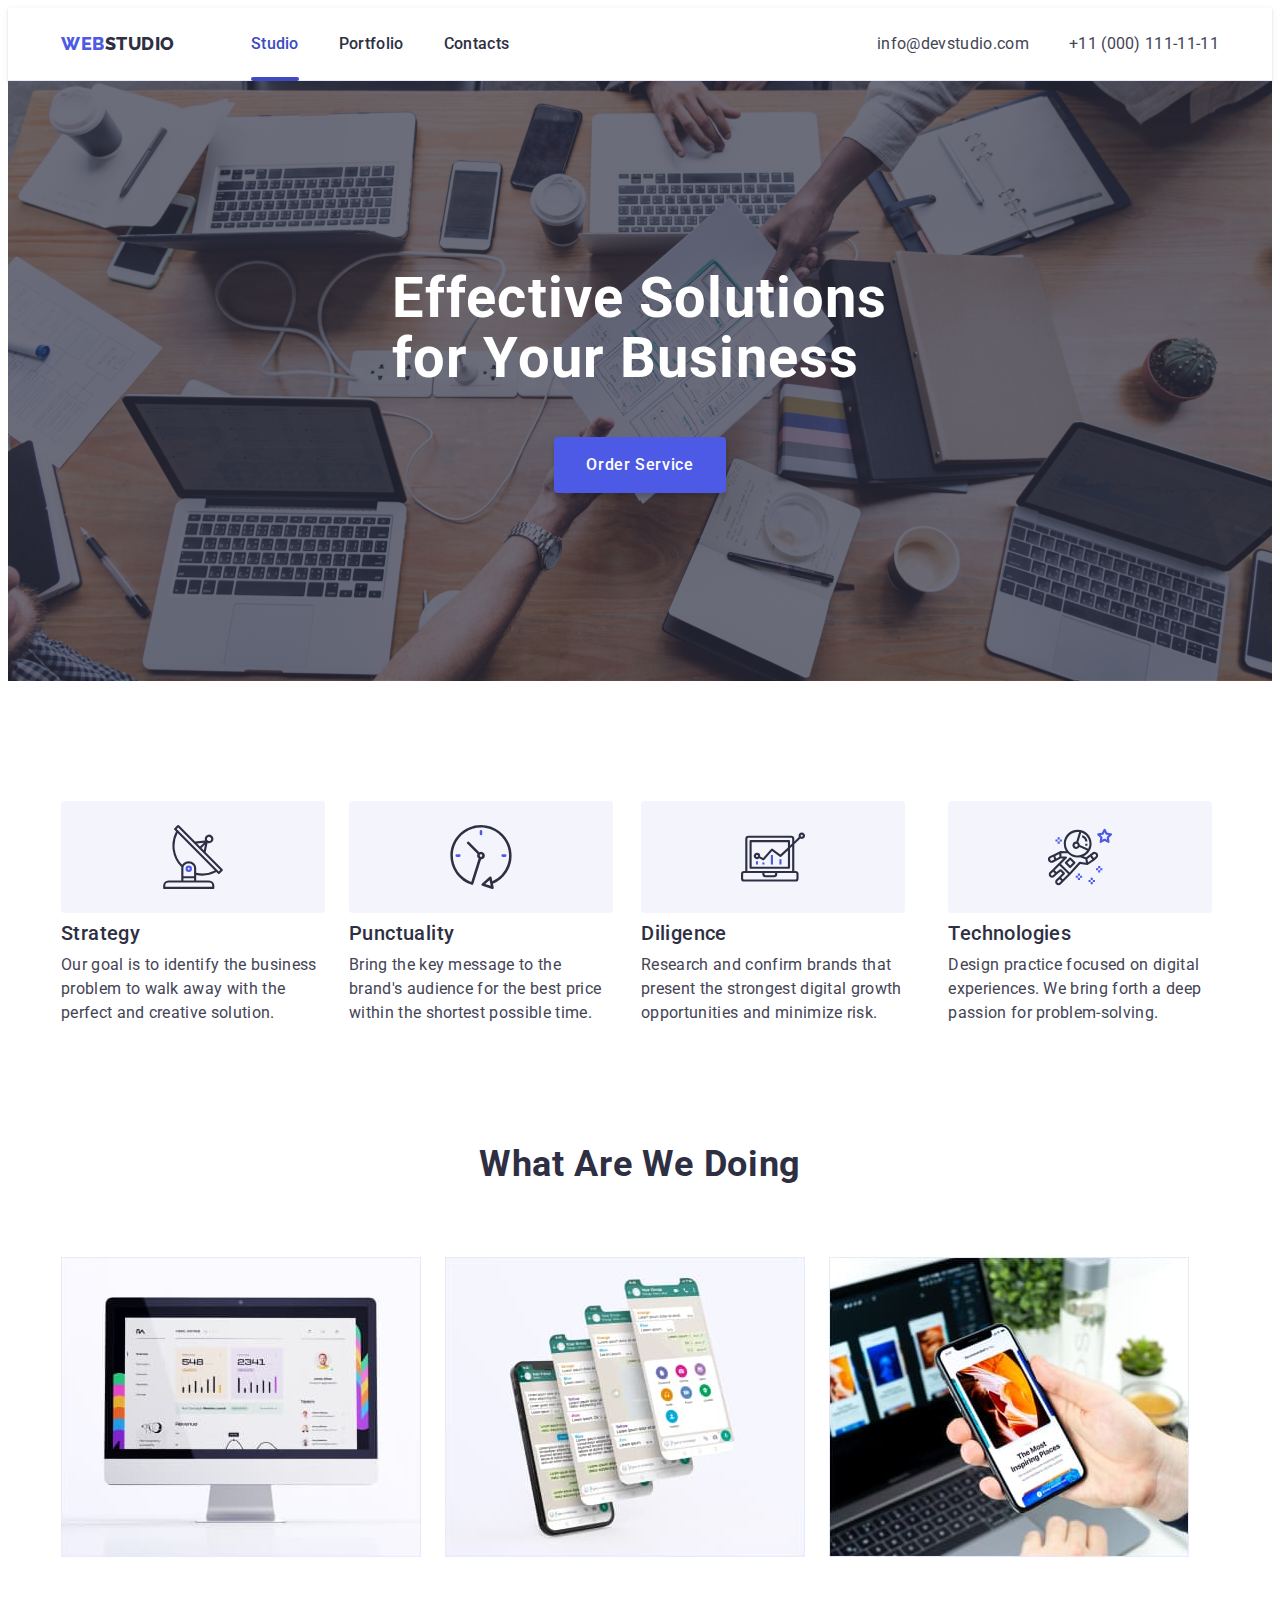
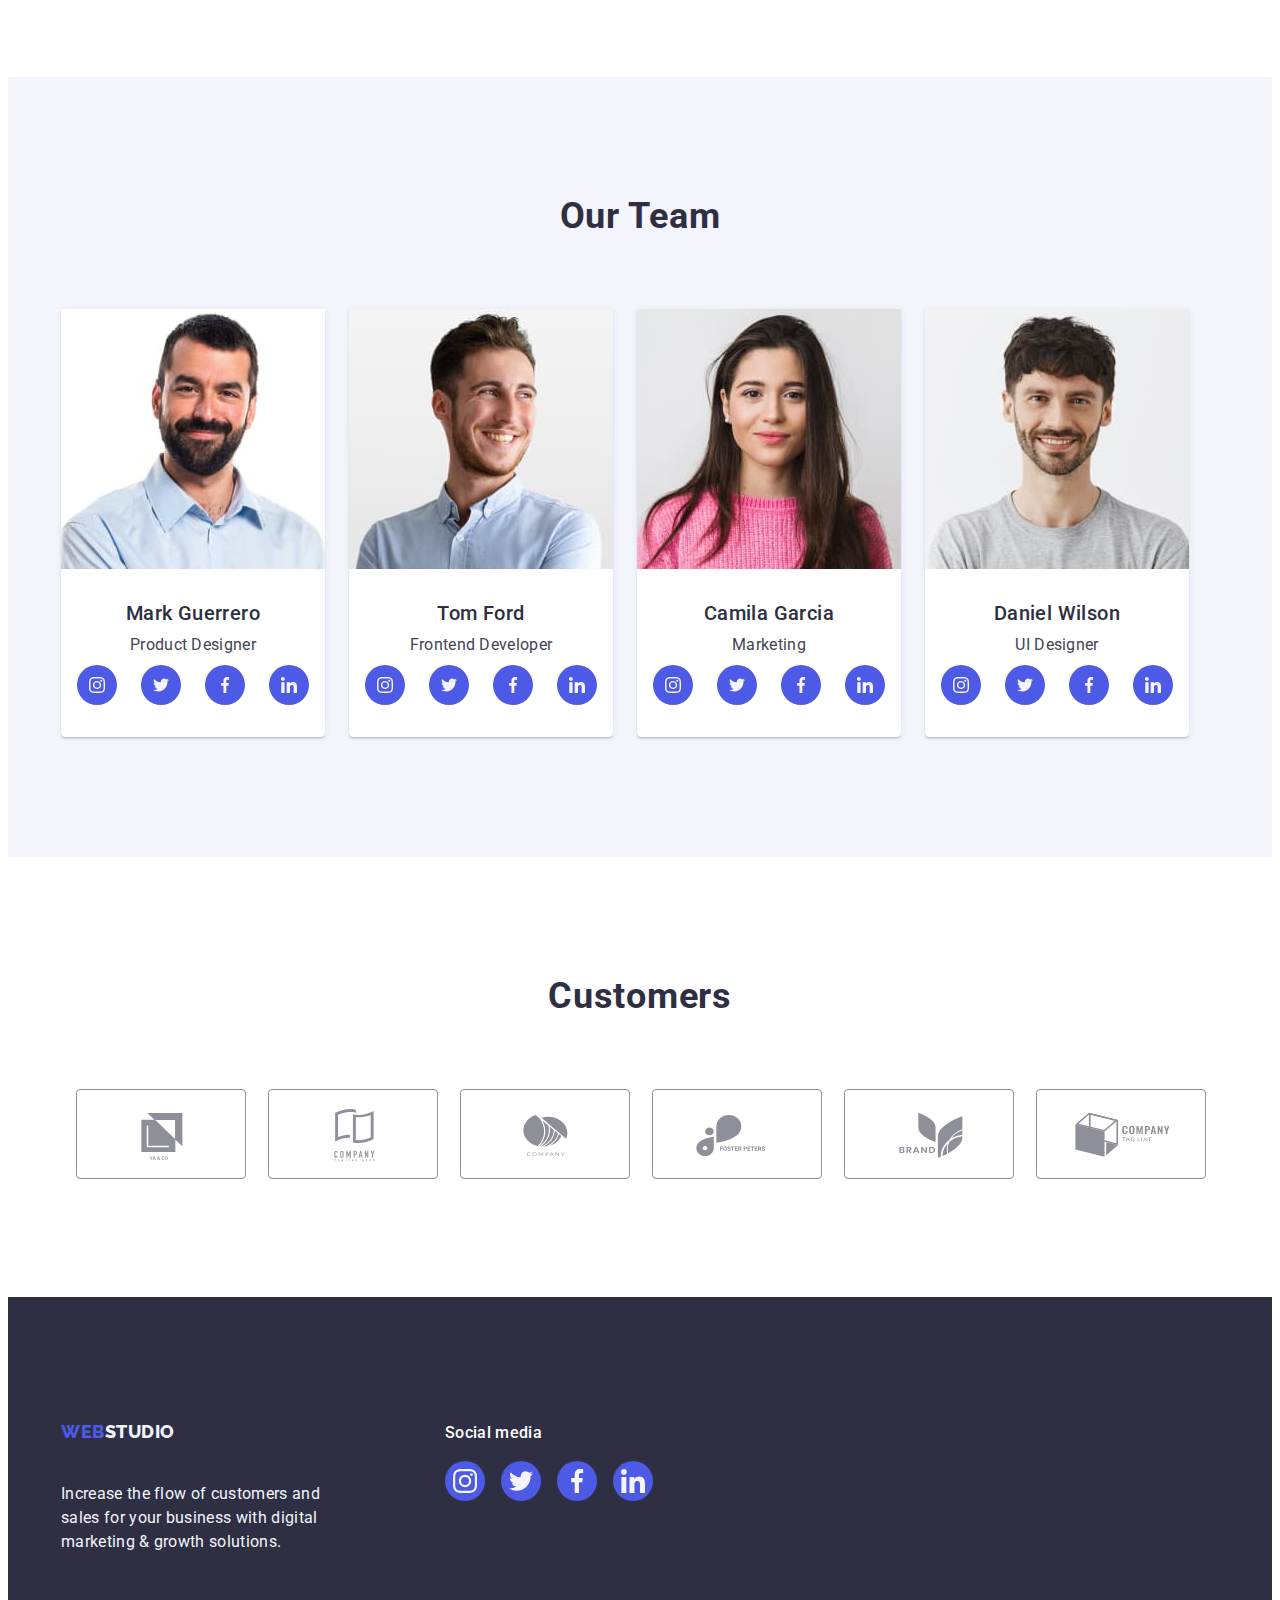
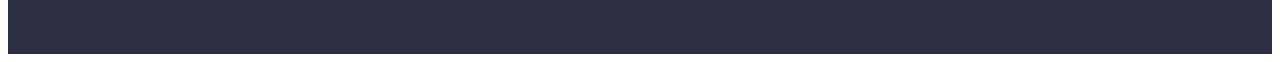
<file: index.html>
<!DOCTYPE html>
<html lang="en">
  <head>
    <meta charset="UTF-8" />
    <meta http-equiv="X-UA-Compatible" content="IE=edge" />
    <meta name="viewport" content="width=device-width, initial-scale=1.0" />
    <title>WebStudio</title>
    <link rel="preconnect" href="https://fonts.googleapis.com" />
    <link rel="preconnect" href="https://fonts.gstatic.com" crossorigin />
    <link
      href="https://fonts.googleapis.com/css2?family=Raleway:wght@800&family=Roboto:wght@400;500;700;900&display=swap"
      rel="stylesheet"
    />
    <link
      rel="stylesheet"
      href="https://cdnjs.cloudflare.com/ajax/libs/modern-normalize/2.0.0/modern-normalize.min.css"
      integrity="sha512-4xo8blKMVCiXpTaLzQSLSw3KFOVPWhm/TRtuPVc4WG6kUgjH6J03IBuG7JZPkcWMxJ5huwaBpOpnwYElP/m6wg=="
      crossorigin="anonymous"
      referrerpolicy="no-referrer"
    />
    <link rel="stylesheet" href="./css/styles.css" />
  </head>
  <body>
    <!-- HEADER -->
    <header class="header-page">
      <div class="header-container container">
        <nav class="header-nav">
          <a href="./index.html" class="logotype link"
            >Web<span class="logo-header">Studio</span></a
          >
          <ul class="header-nav-list list">
            <li class="header-nav-item">
              <a href="./index.html" class="header-nav-link current link"
                >Studio</a
              >
            </li>
            <li class="header-nav-item">
              <a href="./portfolio.html" class="header-nav-link link"
                >Portfolio</a
              >
            </li>
            <li class="header-nav-item">
              <a href="" class="header-nav-link link">Contacts</a>
            </li>
          </ul>
        </nav>
        <address class="header-contacts">
          <ul class="header-contacts-list list">
            <li class="header-contacts-item">
              <a
                href="mailto:info@devstudio.com"
                class="header-contacts-link link"
                >info@devstudio.com</a
              >
            </li>
            <li>
              <a href="tel:+110001111111" class="header-contacts-link link"
                >+11 (000) 111-11-11</a
              >
            </li>
          </ul>
        </address>
      </div>
    </header>
    <main>
      <!-- SECTION HERO -->
      <section class="hero">
        <div class="container">
          <h1 class="hero-title">Effective Solutions for Your Business</h1>
          <button type="button" class="hero-btn" data-modal-open>
            Order Service
          </button>
        </div>
      </section>
      <!-- SECTION OUR ADVANTAGES -->
      <section class="advantages section">
        <div class="container">
          <h2 class="visually-hidden">Our advantages</h2>
          <ul class="advantages-list list">
            <li class="advantages-item">
              <div class="advantages-wrapper">
                <svg class="advantages-icon" width="64" height="64">
                  <use href="./images/icons.svg#icon-antenna"></use>
                </svg>
              </div>
              <h3 class="section-subtitle">Strategy</h3>
              <p class="section-text">
                Our goal is to identify the business problem to walk away with
                the perfect and creative solution.
              </p>
            </li>
            <li class="advantages-item">
              <div class="advantages-wrapper">
                <svg class="advantages-icon" width="64" height="64">
                  <use href="./images/icons.svg#icon-clock"></use>
                </svg>
              </div>
              <h3 class="section-subtitle">Punctuality</h3>
              <p class="section-text">
                Bring the key message to the brand's audience for the best price
                within the shortest possible time.
              </p>
            </li>
            <li class="advantages-item">
              <div class="advantages-wrapper">
                <svg class="advantages-icon" width="64" height="64">
                  <use href="./images/icons.svg#icon-diagram"></use>
                </svg>
              </div>
              <h3 class="section-subtitle">Diligence</h3>
              <p class="section-text">
                Research and confirm brands that present the strongest digital
                growth opportunities and minimize risk.
              </p>
            </li>
            <li class="advantages-item">
              <div class="advantages-wrapper">
                <svg class="advantages-icon" width="64" height="64">
                  <use href="./images/icons.svg#icon-astronaut"></use>
                </svg>
              </div>
              <h3 class="section-subtitle">Technologies</h3>
              <p class="section-text">
                Design practice focused on digital experiences. We bring forth a
                deep passion for problem-solving.
              </p>
            </li>
          </ul>
        </div>
      </section>
      <!-- SECTION OUR WORK -->
      <section class="work section">
        <div class="container">
          <h2 class="section-title">What are we doing</h2>
          <ul class="work-list list">
            <li class="work-item">
              <img
                src="./images/img1.jpg"
                alt="monitor"
                width="360"
                height="300"
              />
            </li>
            <li class="work-item">
              <img
                src="./images/img2.jpg"
                alt="smartphone"
                width="360"
                height="300"
              />
            </li>
            <li class="work-item">
              <img
                src="./images/img3.jpg"
                alt="laptop with smartphone"
                width="360"
                height="300"
              />
            </li>
          </ul>
        </div>
      </section>
      <!-- SECTION OUR TEAM -->
      <section class="team section">
        <div class="container">
          <h2 class="section-title">Our Team</h2>
          <ul class="team-list list">
            <li class="team-item">
              <img
                src="./images/mark.jpg"
                alt="Mark Guerrero"
                width="264"
                height="260"
              />
              <div class="team-wrapping">
                <h3 class="section-subtitle">Mark Guerrero</h3>
                <p class="section-text">Product Designer</p>
                <ul class="team-soc-list list">
                  <li class="team-soc-item">
                    <a
                      href=""
                      class="team-soc-link link"
                      target="_blank"
                      rel="noopener noreferrer"
                    >
                      <svg class="team-soc-icon" width="16" height="16">
                        <use href="./images/icons.svg#icon-instagram"></use>
                      </svg>
                    </a>
                  </li>
                  <li class="team-soc-item">
                    <a
                      href=""
                      class="team-soc-link link"
                      target="_blank"
                      rel="noopener noreferrer"
                    >
                      <svg class="team-soc-icon" width="16" height="16">
                        <use href="./images/icons.svg#icon-twitter"></use>
                      </svg>
                    </a>
                  </li>
                  <li class="team-soc-item">
                    <a
                      href=""
                      class="team-soc-link link"
                      target="_blank"
                      rel="noopener noreferrer"
                    >
                      <svg class="team-soc-icon" width="16" height="16">
                        <use href="./images/icons.svg#icon-facebook"></use>
                      </svg>
                    </a>
                  </li>
                  <li class="team-soc-item">
                    <a
                      href=""
                      class="team-soc-link link"
                      target="_blank"
                      rel="noopener noreferrer"
                    >
                      <svg class="team-soc-icon" width="16" height="16">
                        <use href="./images/icons.svg#icon-linkedin"></use>
                      </svg>
                    </a>
                  </li>
                </ul>
              </div>
            </li>
            <li class="team-item">
              <img
                src="./images/tom.jpg"
                alt="Tom Ford"
                width="264"
                height="260"
              />
              <div class="team-wrapping">
                <h3 class="section-subtitle">Tom Ford</h3>
                <p class="section-text">Frontend Developer</p>
                <ul class="team-soc-list list">
                  <li class="team-soc-item">
                    <a
                      href=""
                      class="team-soc-link link"
                      target="_blank"
                      rel="noopener noreferrer"
                    >
                      <svg class="team-soc-icon" width="16" height="16">
                        <use href="./images/icons.svg#icon-instagram"></use>
                      </svg>
                    </a>
                  </li>
                  <li class="team-soc-item">
                    <a
                      href=""
                      class="team-soc-link link"
                      target="_blank"
                      rel="noopener noreferrer"
                    >
                      <svg class="team-soc-icon" width="16" height="16">
                        <use href="./images/icons.svg#icon-twitter"></use>
                      </svg>
                    </a>
                  </li>
                  <li class="team-soc-item">
                    <a
                      href=""
                      class="team-soc-link link"
                      target="_blank"
                      rel="noopener noreferrer"
                    >
                      <svg class="team-soc-icon" width="16" height="16">
                        <use href="./images/icons.svg#icon-facebook"></use>
                      </svg>
                    </a>
                  </li>
                  <li class="team-soc-item">
                    <a
                      href=""
                      class="team-soc-link link"
                      target="_blank"
                      rel="noopener noreferrer"
                    >
                      <svg class="team-soc-icon" width="16" height="16">
                        <use href="./images/icons.svg#icon-linkedin"></use>
                      </svg>
                    </a>
                  </li>
                </ul>
              </div>
            </li>
            <li class="team-item">
              <img
                src="./images/camilia.jpg"
                alt="Camila Garcia"
                width="264"
                height="260"
              />
              <div class="team-wrapping">
                <h3 class="section-subtitle">Camila Garcia</h3>
                <p class="section-text">Marketing</p>
                <ul class="team-soc-list list">
                  <li class="team-soc-item">
                    <a
                      href=""
                      class="team-soc-link link"
                      target="_blank"
                      rel="noopener noreferrer"
                    >
                      <svg class="team-soc-icon" width="16" height="16">
                        <use href="./images/icons.svg#icon-instagram"></use>
                      </svg>
                    </a>
                  </li>
                  <li class="team-soc-item">
                    <a
                      href=""
                      class="team-soc-link link"
                      target="_blank"
                      rel="noopener noreferrer"
                    >
                      <svg class="team-soc-icon" width="16" height="16">
                        <use href="./images/icons.svg#icon-twitter"></use>
                      </svg>
                    </a>
                  </li>
                  <li class="team-soc-item">
                    <a
                      href=""
                      class="team-soc-link link"
                      target="_blank"
                      rel="noopener noreferrer"
                    >
                      <svg class="team-soc-icon" width="16" height="16">
                        <use href="./images/icons.svg#icon-facebook"></use>
                      </svg>
                    </a>
                  </li>
                  <li class="team-soc-item">
                    <a
                      href=""
                      class="team-soc-link link"
                      target="_blank"
                      rel="noopener noreferrer"
                    >
                      <svg class="team-soc-icon" width="16" height="16">
                        <use href="./images/icons.svg#icon-linkedin"></use>
                      </svg>
                    </a>
                  </li>
                </ul>
              </div>
            </li>
            <li class="team-item">
              <img
                src="./images/danial.jpg"
                alt="Daniel Wilson"
                width="264"
                height="260"
              />
              <div class="team-wrapping">
                <h3 class="section-subtitle">Daniel Wilson</h3>
                <p class="section-text">UI Designer</p>
                <ul class="team-soc-list list">
                  <li class="team-soc-item">
                    <a
                      href=""
                      class="team-soc-link link"
                      target="_blank"
                      rel="noopener noreferrer"
                    >
                      <svg class="team-soc-icon" width="16" height="16">
                        <use href="./images/icons.svg#icon-instagram"></use>
                      </svg>
                    </a>
                  </li>
                  <li class="team-soc-item">
                    <a
                      href=""
                      class="team-soc-link link"
                      target="_blank"
                      rel="noopener noreferrer"
                    >
                      <svg class="team-soc-icon" width="16" height="16">
                        <use href="./images/icons.svg#icon-twitter"></use>
                      </svg>
                    </a>
                  </li>
                  <li class="team-soc-item">
                    <a
                      href=""
                      class="team-soc-link link"
                      target="_blank"
                      rel="noopener noreferrer"
                    >
                      <svg class="team-soc-icon" width="16" height="16">
                        <use href="./images/icons.svg#icon-facebook"></use>
                      </svg>
                    </a>
                  </li>
                  <li class="team-soc-item">
                    <a
                      href=""
                      class="team-soc-link link"
                      target="_blank"
                      rel="noopener noreferrer"
                    >
                      <svg class="team-soc-icon" width="16" height="16">
                        <use href="./images/icons.svg#icon-linkedin"></use>
                      </svg>
                    </a>
                  </li>
                </ul>
              </div>
            </li>
          </ul>
        </div>
      </section>
      <!--SECTION CUSTOMERS -->
      <section class="customers section">
        <div class="container">
          <h2 class="section-title">Customers</h2>
          <ul class="customers-list list">
            <li class="customers-item">
              <a
                href=""
                class="customers-link link"
                target="_blank"
                rel="noopener noreferrer"
              >
                <svg class="customers-icon" width="104" height="56">
                  <use href="./images/icons.svg#icon-logo1"></use>
                </svg>
              </a>
            </li>
            <li class="customers-item">
              <a
                href=""
                class="customers-link link"
                target="_blank"
                rel="noopener noreferrer"
              >
                <svg class="customers-icon" width="104" height="56">
                  <use href="./images/icons.svg#icon-logo2"></use>
                </svg>
              </a>
            </li>
            <li class="customers-item">
              <a
                href=""
                class="customers-link link"
                target="_blank"
                rel="noopener noreferrer"
              >
                <svg class="customers-icon" width="104" height="56">
                  <use href="./images/icons.svg#icon-logo3"></use>
                </svg>
              </a>
            </li>
            <li class="customers-item">
              <a
                href=""
                class="customers-link link"
                target="_blank"
                rel="noopener noreferrer"
              >
                <svg class="customers-icon" width="104" height="56">
                  <use href="./images/icons.svg#icon-logo4"></use>
                </svg>
              </a>
            </li>
            <li class="customers-item">
              <a
                href=""
                class="customers-link link"
                target="_blank"
                rel="noopener noreferrer"
              >
                <svg class="customers-icon" width="104" height="56">
                  <use href="./images/icons.svg#icon-logo5"></use>
                </svg>
              </a>
            </li>
            <li class="customers-item">
              <a
                href=""
                class="customers-link link"
                target="_blank"
                rel="noopener noreferrer"
              >
                <svg class="customers-icon" width="104" height="56">
                  <use href="./images/icons.svg#icon-logo6"></use>
                </svg>
              </a>
            </li>
          </ul>
        </div>
      </section>
    </main>
    <!-- FOOTER -->
    <footer class="footer">
      <div class="container footer-container">
        <div class="footer-text-wrapper">
          <a href="./index.html" class="logotype link"
            >Web<span class="logo-footer">Studio</span></a
          >
          <p class="footer-text section-text">
            Increase the flow of customers and sales for your business with
            digital marketing & growth solutions.
          </p>
        </div>
        <div class="footer-soc-wrapper">
          <p class="footer-soc-text">Social media</p>
          <ul class="footer-soc-list list">
            <li class="footer-soc-item">
              <a
                href=""
                class="footer-soc-link link"
                target="_blank"
                rel="noopener noreferrer"
              >
                <svg class="footer-soc-icon" width="24" height="24">
                  <use href="./images/icons.svg#icon-instagram"></use>
                </svg>
              </a>
            </li>
            <li class="footer-soc-item">
              <a
                href=""
                class="footer-soc-link link"
                target="_blank"
                rel="noopener noreferrer"
              >
                <svg class="footer-soc-icon" width="24" height="24">
                  <use href="./images/icons.svg#icon-twitter"></use>
                </svg>
              </a>
            </li>
            <li class="footer-soc-item">
              <a
                href=""
                class="footer-soc-link link"
                target="_blank"
                rel="noopener noreferrer"
              >
                <svg class="footer-soc-icon" width="24" height="24">
                  <use href="./images/icons.svg#icon-facebook"></use>
                </svg>
              </a>
            </li>
            <li class="footer-soc-item">
              <a
                href=""
                class="footer-soc-link link"
                target="_blank"
                rel="noopener noreferrer"
              >
                <svg class="footer-soc-icon" width="24" height="24">
                  <use href="./images/icons.svg#icon-linkedin"></use>
                </svg>
              </a>
            </li>
          </ul>
        </div>
      </div>
    </footer>
    <!-- MODAL WINDOW-->
    <div class="backdrop is-hidden" data-modal>
      <div class="modal">
        <button type="button" class="modal-close-btn" data-modal-close>
          <svg class="modal-close-icon" width="8" height="8">
            <use href="./images/icons.svg#icon-close-black"></use>
          </svg>
        </button>
      </div>
    </div>
    <script src="./js/modal.js"></script>
  </body>
</html>
</file>
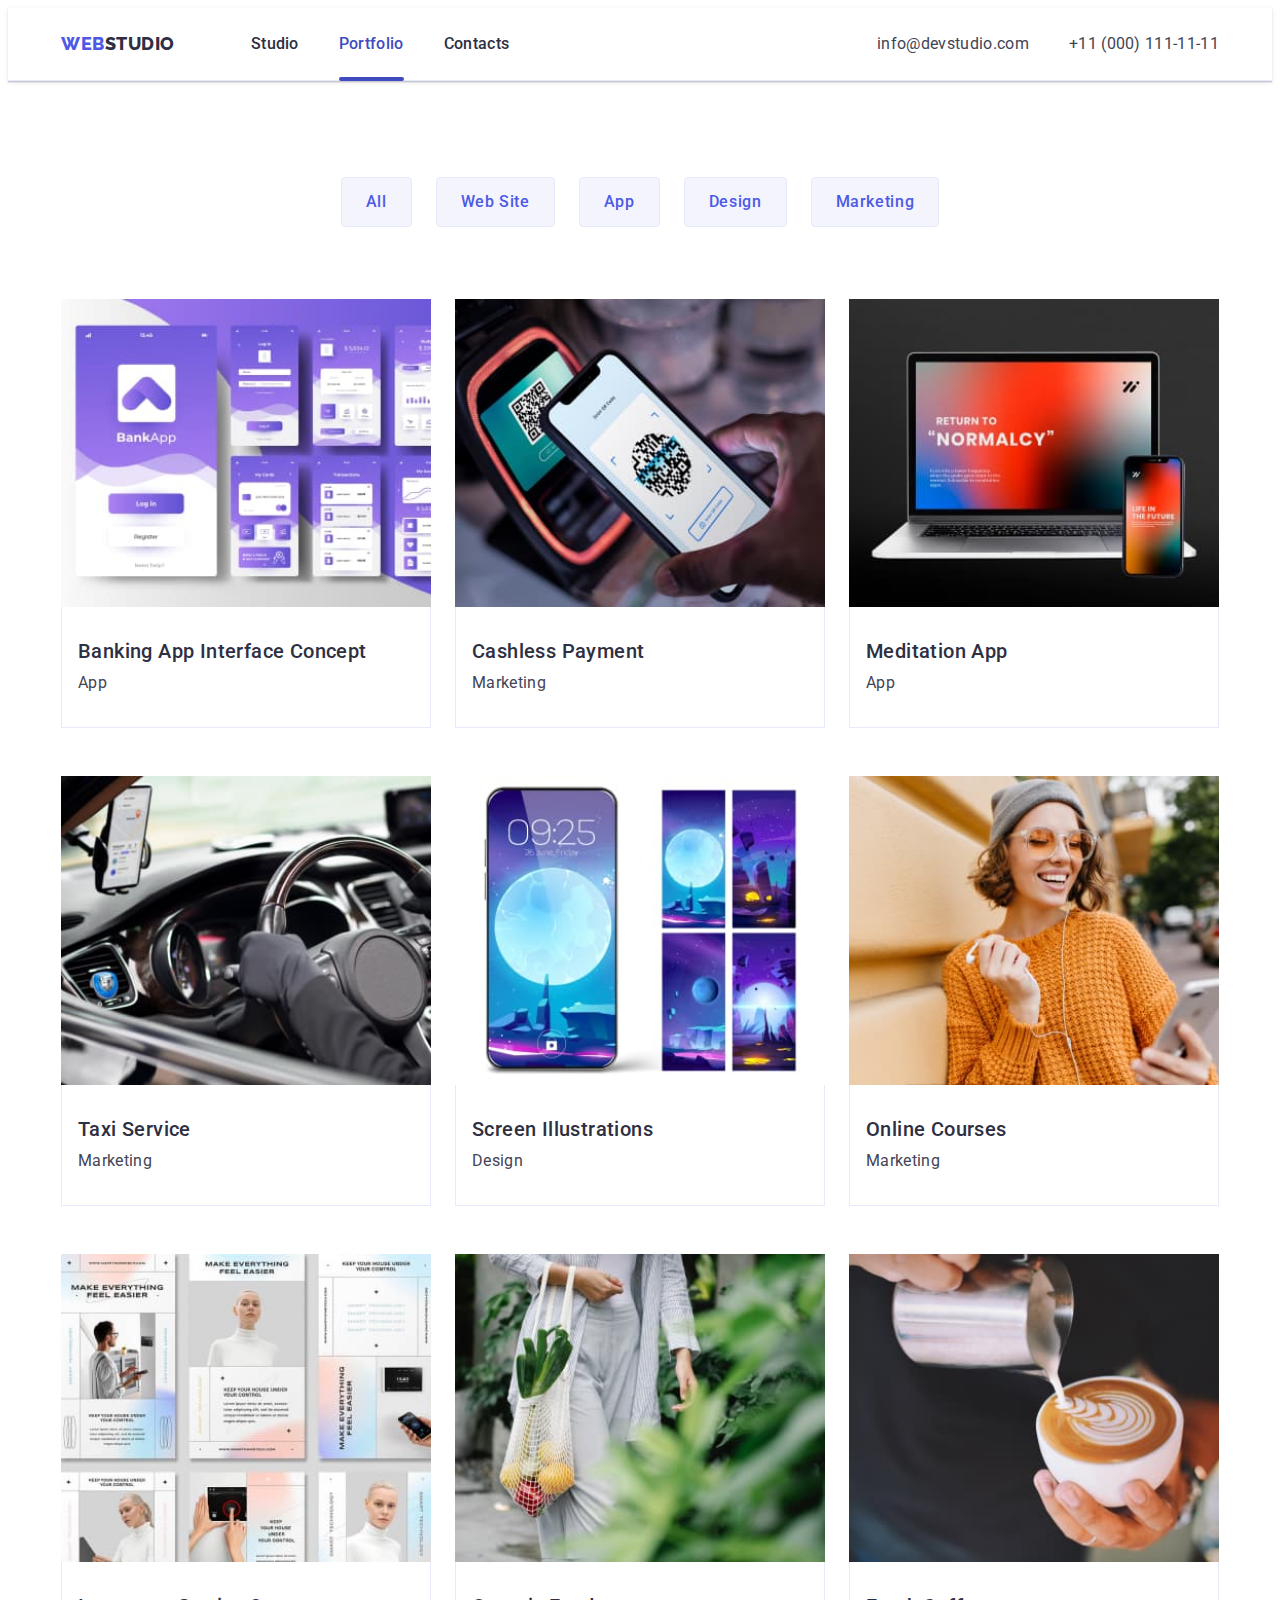
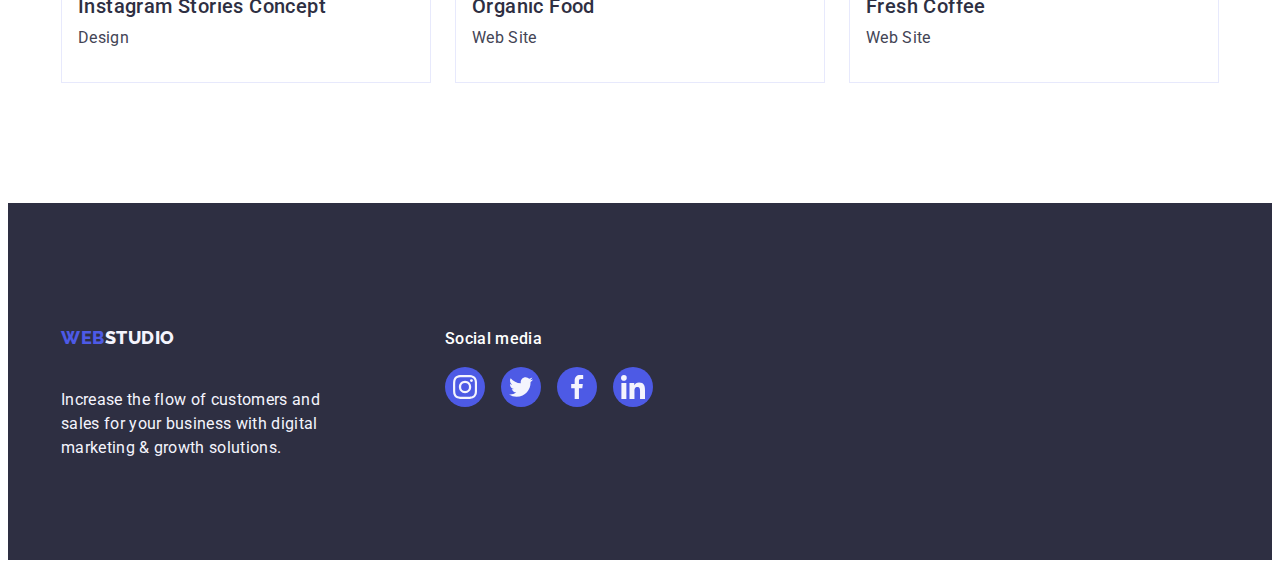
<file: portfolio.html>
<!DOCTYPE html>
<html lang="en">
  <head>
    <meta charset="UTF-8" />
    <meta http-equiv="X-UA-Compatible" content="IE=edge" />
    <meta name="viewport" content="width=device-width, initial-scale=1.0" />
    <title>Portfolio</title>
    <link rel="preconnect" href="https://fonts.googleapis.com" />
    <link rel="preconnect" href="https://fonts.gstatic.com" crossorigin />
    <link
      href="https://fonts.googleapis.com/css2?family=Raleway:wght@800&family=Roboto:wght@400;500;700;900&display=swap"
      rel="stylesheet"
    />
    <link
      rel="stylesheet"
      href="https://cdnjs.cloudflare.com/ajax/libs/modern-normalize/2.0.0/modern-normalize.min.css"
      integrity="sha512-4xo8blKMVCiXpTaLzQSLSw3KFOVPWhm/TRtuPVc4WG6kUgjH6J03IBuG7JZPkcWMxJ5huwaBpOpnwYElP/m6wg=="
      crossorigin="anonymous"
      referrerpolicy="no-referrer"
    />
    <link rel="stylesheet" href="./css/styles.css" />
  </head>
  <body>
    <!-- HEADER -->
    <header class="header-page">
      <div class="header-container container">
        <nav class="header-nav">
          <a href="./index.html" class="logotype link"
            >Web<span class="logo-header">Studio</span></a
          >
          <ul class="header-nav-list list">
            <li class="header-nav-item">
              <a href="./index.html" class="header-nav-link link">Studio</a>
            </li>
            <li class="header-nav-item">
              <a href="./portfolio.html" class="header-nav-link current link"
                >Portfolio</a
              >
            </li>
            <li class="header-nav-item">
              <a href="" class="header-nav-link link">Contacts</a>
            </li>
          </ul>
        </nav>
        <address class="header-contacts">
          <ul class="header-contacts-list list">
            <li class="header-contacts-item">
              <a
                href="mailto:info@devstudio.com"
                class="header-contacts-link link"
                >info@devstudio.com</a
              >
            </li>
            <li>
              <a href="tel:+110001111111" class="header-contacts-link link"
                >+11 (000) 111-11-11</a
              >
            </li>
          </ul>
        </address>
      </div>
    </header>
    <main>
      <section class="portfolio">
        <div class="container">
          <h1 class="visually-hidden">Gallery</h1>
          <!-- BUTTONS FILTER -->
          <ul class="portfolio-btn-list list">
            <li class="portfolio-btn-item">
              <button type="button" class="portfolio-button">All</button>
            </li>
            <li class="portfolio-btn-item">
              <button type="button" class="portfolio-button">Web Site</button>
            </li>
            <li class="portfolio-btn-item">
              <button type="button" class="portfolio-button">App</button>
            </li>
            <li class="portfolio-btn-item">
              <button type="button" class="portfolio-button">Design</button>
            </li>
            <li class="portfolio-btn-item">
              <button type="button" class="portfolio-button">Marketing</button>
            </li>
          </ul>
          <!-- GALLERY CARDS LIST -->
          <ul class="portfolio-cards-list list">
            <li class="portfolio-cards-item">
              <a href="" class="portfolio-cards-link link">
                <div class="portfolio-cards-cover-wrap">
                  <img
                    src="./images/portfolio/portfolio-img-1.jpg"
                    alt="Banking App"
                    width="360"
                    height="300"
                  />
                  <p class="portfolio-cards-cover-text">
                    14 Stylish and User-Friendly App Design Concepts · Task
                    Manager App · Calorie Tracker App · Exotic Fruit Ecommerce
                    App · Cloud Storage App
                  </p>
                </div>
                <div class="cards-wrappig">
                  <h2 class="section-subtitle">
                    Banking App Interface Concept
                  </h2>
                  <p class="section-text">App</p>
                </div>
              </a>
            </li>
            <li class="portfolio-cards-item">
              <a href="" class="portfolio-cards-link link">
                <div class="portfolio-cards-cover-wrap">
                  <img
                    src="./images/portfolio/portfolio-img-2.jpg"
                    alt="Cashless Payment"
                    width="360"
                    height="300"
                  />
                  <p class="portfolio-cards-cover-text">
                    14 Stylish and User-Friendly App Design Concepts · Task
                    Manager App · Calorie Tracker App · Exotic Fruit Ecommerce
                    App · Cloud Storage App
                  </p>
                </div>
                <div class="cards-wrappig">
                  <h2 class="section-subtitle">Cashless Payment</h2>
                  <p class="section-text">Marketing</p>
                </div>
              </a>
            </li>
            <li class="portfolio-cards-item">
              <a href="" class="portfolio-cards-link link">
                <div class="portfolio-cards-cover-wrap">
                  <img
                    src="./images/portfolio/portfolio-img-3.jpg"
                    alt="Laptop with smartphone"
                    width="360"
                    height="300"
                  />
                  <p class="portfolio-cards-cover-text">
                    14 Stylish and User-Friendly App Design Concepts · Task
                    Manager App · Calorie Tracker App · Exotic Fruit Ecommerce
                    App · Cloud Storage App
                  </p>
                </div>
                <div class="cards-wrappig">
                  <h2 class="section-subtitle">Meditation App</h2>
                  <p class="section-text">App</p>
                </div>
              </a>
            </li>
            <li class="portfolio-cards-item">
              <a href="" class="portfolio-cards-link link">
                <div class="portfolio-cards-cover-wrap">
                  <img
                    src="./images/portfolio/portfolio-img-4.jpg"
                    alt="Hands on the steering wheel of a car"
                    width="360"
                    height="300"
                  />
                  <p class="portfolio-cards-cover-text">
                    14 Stylish and User-Friendly App Design Concepts · Task
                    Manager App · Calorie Tracker App · Exotic Fruit Ecommerce
                    App · Cloud Storage App
                  </p>
                </div>
                <div class="cards-wrappig">
                  <h2 class="section-subtitle">Taxi Service</h2>
                  <p class="section-text">Marketing</p>
                </div>
              </a>
            </li>
            <li class="portfolio-cards-item">
              <a href="" class="portfolio-cards-link link">
                <div class="portfolio-cards-cover-wrap">
                  <img
                    src="./images/portfolio/portfolio-img-5.jpg"
                    alt="Smartphone screen illustrations"
                    width="360"
                    height="300"
                  />
                  <p class="portfolio-cards-cover-text">
                    14 Stylish and User-Friendly App Design Concepts · Task
                    Manager App · Calorie Tracker App · Exotic Fruit Ecommerce
                    App · Cloud Storage App
                  </p>
                </div>
                <div class="cards-wrappig">
                  <h2 class="section-subtitle">Screen Illustrations</h2>
                  <p class="section-text">Design</p>
                </div>
              </a>
            </li>
            <li class="portfolio-cards-item">
              <a href="" class="portfolio-cards-link link">
                <div class="portfolio-cards-cover-wrap">
                  <img
                    src="./images/portfolio/portfolio-img-6.jpg"
                    alt="Girl with smartphone in headphones"
                    width="360"
                    height="300"
                  />
                  <p class="portfolio-cards-cover-text">
                    14 Stylish and User-Friendly App Design Concepts · Task
                    Manager App · Calorie Tracker App · Exotic Fruit Ecommerce
                    App · Cloud Storage App
                  </p>
                </div>
                <div class="cards-wrappig">
                  <h2 class="section-subtitle">Online Courses</h2>
                  <p class="section-text">Marketing</p>
                </div>
              </a>
            </li>
            <li class="portfolio-cards-item">
              <a href="" class="portfolio-cards-link link">
                <div class="portfolio-cards-cover-wrap">
                  <img
                    src="./images/portfolio/portfolio-img-7.jpg"
                    alt="Instagram Stories"
                    width="360"
                    height="300"
                  />
                  <p class="portfolio-cards-cover-text">
                    14 Stylish and User-Friendly App Design Concepts · Task
                    Manager App · Calorie Tracker App · Exotic Fruit Ecommerce
                    App · Cloud Storage App
                  </p>
                </div>
                <div class="cards-wrappig">
                  <h2 class="section-subtitle">Instagram Stories Concept</h2>
                  <p class="section-text">Design</p>
                </div>
              </a>
            </li>
            <li class="portfolio-cards-item">
              <a href="" class="portfolio-cards-link link">
                <div class="portfolio-cards-cover-wrap">
                  <img
                    src="./images/portfolio/portfolio-img-8.jpg"
                    alt="Woman with bag in which fruits and vegetables"
                    width="360"
                    height="300"
                  />
                  <p class="portfolio-cards-cover-text">
                    14 Stylish and User-Friendly App Design Concepts · Task
                    Manager App · Calorie Tracker App · Exotic Fruit Ecommerce
                    App · Cloud Storage App
                  </p>
                </div>
                <div class="cards-wrappig">
                  <h2 class="section-subtitle">Organic Food</h2>
                  <p class="section-text">Web Site</p>
                </div>
              </a>
            </li>
            <li class="portfolio-cards-item">
              <a href="" class="portfolio-cards-link link">
                <div class="portfolio-cards-cover-wrap">
                  <img
                    src="./images/portfolio/portfolio-img-9.jpg"
                    alt="Сup of coffee with cream"
                    width="360"
                    height="300"
                  />
                  <p class="portfolio-cards-cover-text">
                    14 Stylish and User-Friendly App Design Concepts · Task
                    Manager App · Calorie Tracker App · Exotic Fruit Ecommerce
                    App · Cloud Storage App
                  </p>
                </div>
                <div class="cards-wrappig">
                  <h2 class="section-subtitle">Fresh Coffee</h2>
                  <p class="section-text">Web Site</p>
                </div>
              </a>
            </li>
          </ul>
        </div>
      </section>
    </main>
    <!-- FOOTER -->
    <footer class="footer">
      <div class="container footer-container">
        <div class="footer-text-wrapper">
          <a href="./index.html" class="logotype link"
            >Web<span class="logo-footer">Studio</span></a
          >
          <p class="footer-text section-text">
            Increase the flow of customers and sales for your business with
            digital marketing & growth solutions.
          </p>
        </div>
        <div class="footer-soc-wrapper">
          <p class="footer-soc-text">Social media</p>
          <ul class="footer-soc-list list">
            <li class="footer-soc-item">
              <a
                href=""
                class="footer-soc-link link"
                target="_blank"
                rel="noopener noreferrer"
              >
                <svg class="footer-soc-icon" width="24" height="24">
                  <use href="./images/icons.svg#icon-instagram"></use>
                </svg>
              </a>
            </li>
            <li class="footer-soc-item">
              <a
                href=""
                class="footer-soc-link link"
                target="_blank"
                rel="noopener noreferrer"
              >
                <svg class="footer-soc-icon" width="24" height="24">
                  <use href="./images/icons.svg#icon-twitter"></use>
                </svg>
              </a>
            </li>
            <li class="footer-soc-item">
              <a
                href=""
                class="footer-soc-link link"
                target="_blank"
                rel="noopener noreferrer"
              >
                <svg class="footer-soc-icon" width="24" height="24">
                  <use href="./images/icons.svg#icon-facebook"></use>
                </svg>
              </a>
            </li>
            <li class="footer-soc-item">
              <a
                href=""
                class="footer-soc-link link"
                target="_blank"
                rel="noopener noreferrer"
              >
                <svg class="footer-soc-icon" width="24" height="24">
                  <use href="./images/icons.svg#icon-linkedin"></use>
                </svg>
              </a>
            </li>
          </ul>
        </div>
      </div>
    </footer>
  </body>
</html>
</file>
<file: css/styles.css>
:root {
  --primary-text-color: #434455;
  --secondary-text-color: #2e2f42;
  --primary-brand-color: #4d5ae5;
  --accent-color: #404bbf;
  --hero-background-color: #2e2f42;
  --hero-btn-color: #4d5ae5;
  --hero-btn-hover-color: #404bbf;
  --footer-background-color: #2e2f42;
  --team-background-color: #f4f4fd;
  --primary-white-color: #ffffff;
  --light-cloud-color: #f4f4fd;
  --transition-dur-and-func: 250ms cubic-bezier(0.4, 0, 0.2, 1);
}

body {
  font-family: "Roboto", sans-serif;
  background-color: var(--primary-white-color);
  color: var(--primary-text-color);
}

p,
h1,
h2,
h3,
h4,
h5,
h6 {
  margin: 0;
}

ul {
  margin: 0;
  padding: 0;
}

img {
  display: block;
  width: 100%;
  height: auto;
}

button {
  cursor: pointer;
}

.container {
  width: 1158px;
  padding-left: 15px;
  padding-right: 15px;
  margin: 0 auto;
  /* outline: 1px solid red; */
}

.list {
  list-style: none;
}

.link {
  text-decoration: none;
}

.visually-hidden {
  position: absolute;
  white-space: nowrap;
  width: 1px;
  height: 1px;
  overflow: hidden;
  border: 0;
  padding: 0;
  clip: rect(0 0 0 0);
  clip-path: inset(50%);
  margin: -1px;
}

/**=============== COMPONENTS================== */

.section {
  padding-top: 120px;
  padding-bottom: 120px;
}

.section-title {
  margin-bottom: 72px;

  font-size: 36px;
  line-height: 1.11;
  text-align: center;
  letter-spacing: 0.02em;
  text-transform: capitalize;
  color: var(--secondary-text-color);
}

.section-subtitle {
  margin-bottom: 8px;

  font-weight: 500;
  font-size: 20px;
  line-height: 1.2;
  letter-spacing: 0.02em;
  color: var(--secondary-text-color);
}

.section-text {
  font-size: 16px;
  line-height: 1.5;
  letter-spacing: 0.02em;
  color: var(--primary-text-color);
}

/** =================HEADER ==================*/

.header-page {
  border-bottom: 1px solid #e7e9fc;
  box-shadow: 0px 2px 1px rgba(46, 47, 66, 0.08),
    0px 1px 1px rgba(46, 47, 66, 0.16), 0px 1px 6px rgba(46, 47, 66, 0.08);
}

.header-container {
  display: flex;
  align-items: center;
}

.header-nav {
  display: flex;
  align-items: center;
}

.logotype {
  display: block;
  padding-top: 24px;
  padding-bottom: 24px;

  margin-right: 76px;

  font-family: "Raleway", sans-serif;
  font-weight: 800;
  font-size: 18px;
  line-height: 1.17;
  letter-spacing: 0.03em;
  text-transform: uppercase;
  color: var(--primary-brand-color);
}

.logo-header {
  color: var(--secondary-text-color);
}

.header-nav-list {
  display: flex;
  gap: 40px;
  align-items: center;
}

.header-nav-item {
}

.header-nav-link {
  position: relative;
  display: block;
  padding-top: 24px;
  padding-bottom: 24px;

  font-weight: 500;
  font-size: 16px;
  line-height: 1.5;
  letter-spacing: 0.02em;
  color: var(--secondary-text-color);

  transition: color var(--transition-dur-and-func);
}

.header-nav-link:hover,
.header-nav-link:focus {
  color: var(--accent-color);
}

.header-nav-link.current {
  color: var(--accent-color);
}

.header-nav-link::after {
  position: absolute;
  left: 0;
  bottom: -1px;

  transform: scaleX(0);
  transition: transform var(--transition-dur-and-func);

  content: "";
  width: 100%;
  height: 4px;
  border-radius: 2px;
  background-color: var(--accent-color);
  opacity: 0;
}

.header-nav-link:hover::after,
.header-nav-link:focus::after,
.header-nav-link.current::after {
  opacity: 1;
  transform: scaleX(1);
}

.header-contacts {
  margin-left: auto;
  font-style: normal;
}

.header-contacts-list {
  display: flex;
  gap: 40px;
  align-items: center;
}

.header-contacts-item {
}

.header-contacts-link {
  display: inline-block;
  padding-top: 24px;
  padding-bottom: 24px;

  font-size: 16px;
  line-height: 1.5;
  letter-spacing: 0.02em;
  color: var(--primary-text-color);

  transition: color var(--transition-dur-and-func);
}

.header-contacts-link:hover,
.header-contacts-link:focus {
  color: var(--accent-color);
}

/** ==================SECTION HERO =================*/

.hero {
  padding-top: 188px;
  padding-bottom: 188px;
  margin: 0 auto;
  max-width: 1440px;

  background-color: var(--hero-background-color);
  background-image: linear-gradient(
      rgba(46, 47, 66, 0.7),
      rgba(46, 47, 66, 0.7)
    ),
    url(../images/hero-bg.jpg);
  background-repeat: no-repeat;
  background-size: cover;
  background-position: center;
}

.hero-title {
  margin: 0 auto;
  margin-bottom: 48px;
  max-width: 496px;

  font-size: 56px;
  line-height: 1.07;
  letter-spacing: 0.02em;
  color: var(--primary-white-color);
}

.hero-btn {
  display: block;
  padding: 16px 32px;
  margin: 0 auto;
  min-width: 169px;
  height: 56px;

  font-family: inherit;
  font-weight: 500;
  font-size: 16px;
  line-height: 1.5;
  letter-spacing: 0.04em;
  color: var(--primary-white-color);
  background-color: var(--hero-btn-color);
  box-shadow: 0px 4px 4px rgba(0, 0, 0, 0.15);
  border-radius: 4px;
  border: none;

  transition: background-color var(--transition-dur-and-func);
}

.hero-btn:hover,
.hero-btn:focus {
  background-color: var(--hero-btn-hover-color);
}

/** ===============SECTION OUR ADVANTAGES =============*/

.advantages-title {
}

.advantages-list {
  display: flex;
  gap: 24px;
}

.advantages-item {
  flex-basis: calc((100% -3 * 24px) / 4);
}

.advantages-wrapper {
  margin-bottom: 8px;
  width: 264px;
  height: 112px;

  background-color: #f4f4fd;
  border-radius: 4px;
  border: none;
  display: flex;
  justify-content: center;
  align-items: center;
}

.advantages-icon {
  display: block;
}

/** ===============SECTION OUR WORK=============*/

.work {
  padding-top: 0;
}

.work-list {
  display: flex;
  gap: 24px;
}

.work-item {
  flex-basis: calc((100% -2 * 24px) / 3);
}

/**==============SECTION OUR TEAM =============*/

.team {
  background-color: var(--team-background-color);
}

.team-list {
  display: flex;
  gap: 24px;

  text-align: center;
}

.team-item {
  width: calc((100% -3 * 24px) / 4);

  background-color: var(--primary-white-color);
  border-radius: 0px 0px 4px 4px;
  box-shadow: 0px 1px 6px rgba(46, 47, 66, 0.08),
    0px 1px 1px rgba(46, 47, 66, 0.16), 0px 2px 1px rgba(46, 47, 66, 0.08);
}

.team-wrapping {
  padding-top: 32px;
  padding-bottom: 32px;
  padding-left: 16px;
  padding-right: 16px;
  /* border-radius: 0px 0px 4px 4px;
  box-shadow: 0px 1px 6px rgba(46, 47, 66, 0.08),
    0px 1px 1px rgba(46, 47, 66, 0.16), 0px 2px 1px rgba(46, 47, 66, 0.08); */
}

.team-soc-list {
  display: flex;
  justify-content: center;
  align-items: center;
  gap: 24px;
  margin-top: 8px;
}

.team-soc-item {
  width: 40px;
  height: 40px;
}

.team-soc-link {
  display: flex;
  justify-content: center;
  align-items: center;
  width: 100%;
  height: 100%;
  border-radius: 50%;
  background-color: var(--primary-brand-color);

  transition: background-color var(--transition-dur-and-func);
}

.team-soc-icon {
  fill: #f4f4fd;
}

.team-soc-link:hover,
.team-soc-link:focus {
  background-color: var(--accent-color);
}

/** ===================SECTION CUSTOMERS===================== */

.customers {
}

.customers-list {
  display: flex;
  justify-content: center;
  align-items: center;
  gap: 24px;
}

.customers-item {
  width: 168px;
  height: 88px;
}

.customers-link {
  display: flex;
  justify-content: center;
  align-items: center;
  width: 100%;
  height: 100%;
  border: 1px solid #8e8f99;
  border-radius: 4px;
  color: #8e8f99;

  transition: color var(--transition-dur-and-func),
    border-color var(--transition-dur-and-func);
}

.customers-icon {
  fill: currentColor;
}

.customers-link:hover,
.customers-link:focus {
  border-color: var(--accent-color);
  color: var(--accent-color);
}

/**=================== FOOTER================= */

.footer {
  padding-top: 100px;
  padding-bottom: 100px;

  background-color: var(--footer-background-color);
}

.footer-container {
  display: flex;
  align-items: baseline;
}

.footer-text-wrapper {
  margin-right: 120px;
}

.logo-footer {
  color: var(--light-cloud-color);
}

.footer-text {
  color: var(--light-cloud-color);
  width: 264px;
}

.footer .logotype {
  display: inline-block;
  margin-bottom: 16px;
}

.footer-soc-text {
  margin-bottom: 16px;

  font-weight: 500;
  font-size: 16px;
  line-height: 1.5;
  letter-spacing: 0.02em;
  color: var(--primary-white-color);
}

.footer-soc-wrapper {
  width: 208px;
}

.footer-soc-list {
  display: flex;
  justify-content: center;
  align-items: center;
  gap: 16px;
}

.footer-soc-item {
  width: 40px;
  height: 40px;
}

.footer-soc-link {
  display: flex;
  justify-content: center;
  align-items: center;
  width: 100%;
  height: 100%;
  border-radius: 50%;
  background-color: var(--primary-brand-color);

  transition: background-color var(--transition-dur-and-func);
}

.footer-soc-icon {
  fill: #f4f4fd;
}

.footer-soc-link:hover,
.footer-soc-link:focus {
  background-color: #31d0aa;
}

/**================MODAL WINDOW===============*/
.backdrop {
  position: fixed;
  top: 0;
  width: 100%;
  height: 100vh;
  background-color: rgba(46, 47, 66, 0.4);

  transition: opacity var(--transition-dur-and-func),
    visibility var(--transition-dur-and-func);
}

.backdrop.is-hidden {
  visibility: hidden;
  opacity: 0;
  pointer-events: none;
}

.modal {
  position: absolute;
  display: block;
  top: 50%;
  left: 50%;
  transform: translate(-50%, -50%) scale(1);
  transition: transform var(--transition-dur-and-func);
  padding: 24px;

  width: 408px;
  min-height: 584px;

  background-color: #fcfcfc;
  box-shadow: 0px 1px 1px rgba(0, 0, 0, 0.14), 0px 1px 3px rgba(0, 0, 0, 0.12),
    0px 2px 1px rgba(0, 0, 0, 0.2);
  border-radius: 4px;
}

.backdrop.is-hidden .modal {
  transform: translate(-50%, -50%) scale(0.5);
}

.modal-close-btn {
  position: absolute;
  top: 24px;
  right: 24px;
  display: flex;
  justify-content: center;
  align-items: center;
  padding: 0;

  width: 24px;
  height: 24px;
  background-color: #e7e9fc;
  border: 1px solid rgba(0, 0, 0, 0.1);
  border-radius: 50%;

  transition: background-color var(--transition-dur-and-func),
    border var(--transition-dur-and-func);
}

.modal-close-btn:hover,
.modal-close-btn:focus {
  background-color: var(--accent-color);
  border: none;
}

.modal-close-icon {
  fill: #2e2f42;
  transition: fill var(--transition-dur-and-func);
}

.modal-close-btn:hover .modal-close-icon,
.modal-close-btn:focus .modal-close-icon {
  fill: #ffffff;
}

/**================PORTFOLIO ===============*/

.portfolio {
  padding-top: 96px;
  padding-bottom: 120px;
}

/**================PORTFOLIO BUTTONS===============*/

.portfolio-btn-list {
  display: flex;
  gap: 24px;
  margin-bottom: 72px;
  justify-content: center;
}

.portfolio-btn-item {
}

.portfolio-button {
  padding: 12px 24px;

  color: var(--primary-brand-color);
  background-color: var(--light-cloud-color);
  font-family: inherit;
  font-weight: 500;
  font-size: 16px;
  line-height: 1.5;
  text-align: center;
  letter-spacing: 0.04em;
  border: 1px solid #e7e9fc;
  border-radius: 4px;

  transition: color var(--transition-dur-and-func),
    background-color var(--transition-dur-and-func),
    border-color var(--transition-dur-and-func),
    box-shadow var(--transition-dur-and-func);
}

.portfolio-button:hover,
.portfolio-button:focus {
  color: var(--primary-white-color);
  background-color: var(--accent-color);
  box-shadow: 0px 3px 1px rgba(0, 0, 0, 0.1), 0px 2px 1px rgba(0, 0, 0, 0.08),
    0px 2px 2px rgba(0, 0, 0, 0.12);
  border: 1px solid transparent;
}

/**================PORTFOLIO GALLERY CARDS LIST======================= */

.portfolio-cards-list {
  display: flex;
  flex-wrap: wrap;
  column-gap: 24px;
  row-gap: 48px;
}

.portfolio-cards-item {
  flex-basis: calc((100% - 2 * 24px) / 3);
}

.cards-wrappig {
  padding: 32px 16px;

  border: 1px solid #e7e9fc;
  border-top: none;

  transition: border-color var(--transition-dur-and-func);
}

.portfolio-cards-link:hover .cards-wrappig,
.portfolio-cards-link:focus .cards-wrappig {
  border: 1px solid #f4f4fd;
  border-top: none;
}

.portfolio-cards-link {
  display: block;

  transition: box-shadow var(--transition-dur-and-func);
}

.portfolio-cards-link:hover,
.portfolio-cards-link:focus {
  box-shadow: 0px 1px 6px rgba(46, 47, 66, 0.08),
    0px 1px 1px rgba(46, 47, 66, 0.16), 0px 2px 1px rgba(46, 47, 66, 0.08);
}

/**================PORTFOLIO GALLERY CARDS OVERLAY======================= */

.portfolio-cards-cover-wrap {
  position: relative;
  overflow: hidden;
}

.portfolio-cards-cover-text {
  position: absolute;
  top: 0;

  transform: translateY(100%);
  transition: transform var(--transition-dur-and-func);

  height: 100%;
  padding: 40px 32px;

  font-weight: 400;
  font-size: 16px;
  line-height: 1.5;
  letter-spacing: 0.02em;
  color: #f4f4fd;
  background-color: var(--primary-brand-color);
}

.portfolio-cards-link:hover .portfolio-cards-cover-text,
.portfolio-cards-link:focus .portfolio-cards-cover-text {
  transform: translateY(0);
}
</file>
